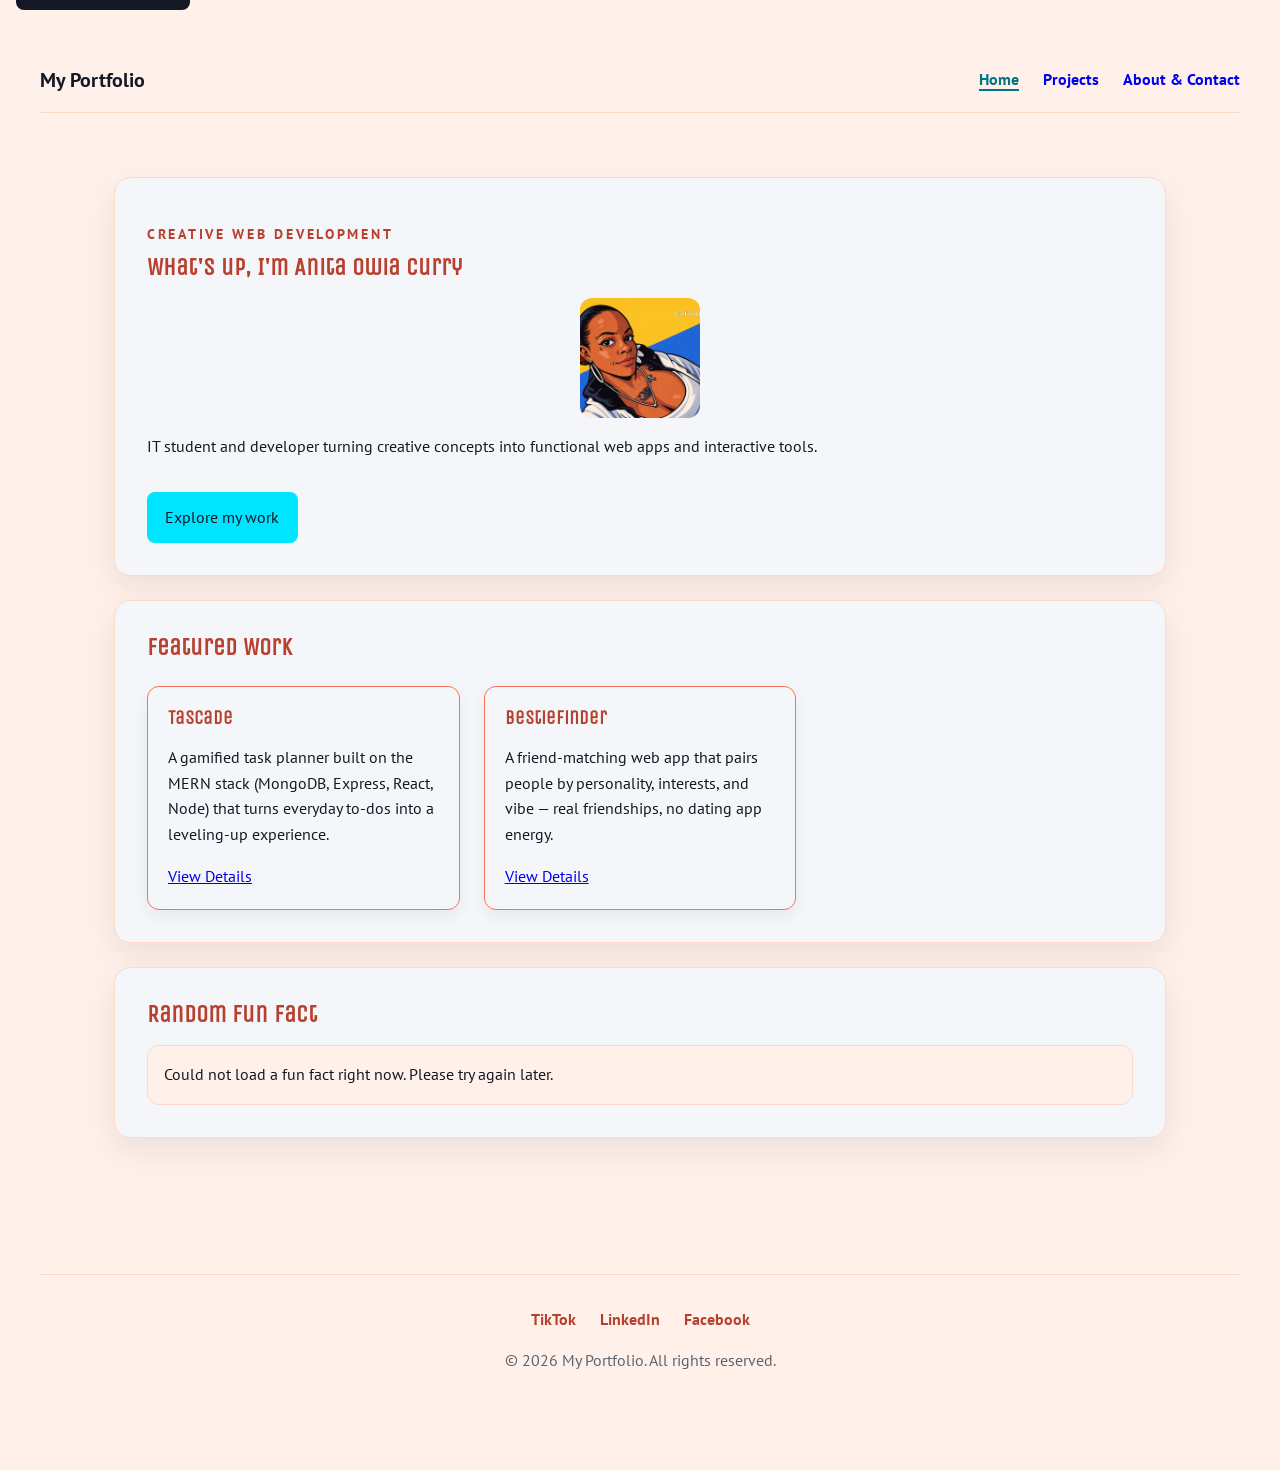
<file: index.html>
<!DOCTYPE html>
<html lang="en">

<head>
    <meta charset="UTF-8">
    <meta name="viewport" content="width=device-width, initial-scale=1.0">
    <title>Home | Anita Owia Curry</title>
    <meta name="description" content="Anita Owia Curry — IT student and developer building web apps, interactive tools, and games.">

    <!-- Google Fonts -->
    <link rel="preconnect" href="https://fonts.googleapis.com">
    <link rel="preconnect" href="https://fonts.gstatic.com" crossorigin>
    <link
        href="https://fonts.googleapis.com/css2?family=PT+Sans:wght@400;700&family=Unica+One&display=swap"
        rel="stylesheet">

    <link rel="stylesheet" href="assets/styles.css">
</head>

<body>
    <a class="skip-link" href="#main-content">Skip to main content</a>

    <header class="site-header">
        <a class="logo" href="index.html">My Portfolio</a>
        <button id="navToggle" class="nav-toggle" aria-expanded="false" aria-controls="navMenu">
            <span aria-hidden="true">☰</span> Menu
        </button>
        <nav aria-label="Main navigation">
            <ul class="nav-list" id="navMenu">
                <li><a href="index.html" aria-current="page">Home</a></li>
                <li><a href="project.html">Projects</a></li>
                <li><a href="about.html">About &amp; Contact</a></li>
            </ul>
        </nav>
    </header>

    <main id="main-content">
        <section class="hero" id="hero">
            <p class="eyebrow">Creative web development</p>
            <h1>What's up, I'm Anita Owia Curry</h1>
            <img src="assets/images/4e77b4ce-998a-4105-82f4-f1fabb789540.png" alt="Profile photo of Anita Owia Curry" class="profile-image">
            <p>IT student and developer turning creative concepts into functional web apps and interactive tools.</p>
            <a class="button-primary" href="project.html">Explore my work</a>
        </section>

        <section class="content-section" id="featured-projects" aria-labelledby="featured-projects-title">
            <h2 id="featured-projects-title" class="section-heading">Featured Work</h2>
            <div class="grid">
                <article class="project-card">
                    <h3>Tascade</h3>
                    <p>A gamified task planner built on the MERN stack (MongoDB, Express, React, Node) that turns
                        everyday to-dos into a leveling-up experience.</p>
                    <a href="project.html">View Details</a>
                </article>

                <article class="project-card">
                    <h3>BestieFinder</h3>
                    <p>A friend-matching web app that pairs people by personality, interests, and vibe — real
                        friendships, no dating app energy.</p>
                    <a href="project.html">View Details</a>
                </article>
            </div>
        </section>

        <section class="content-section" id="fun-fact" aria-labelledby="fun-fact-title">
            <h2 id="fun-fact-title" class="section-heading">Random Fun Fact</h2>
            <div id="funFact" aria-live="polite">Loading a fun fact...</div>
        </section>
    </main>

    <footer class="site-footer">
        <div class="social-links">
            <a href="https://www.tiktok.com/@anitacurry4" target="_blank" rel="noopener noreferrer">TikTok</a>
            <a href="https://www.linkedin.com/in/anita-curry-578299274/" target="_blank" rel="noopener noreferrer">LinkedIn</a>
            <a href="https://www.facebook.com/anita.owia.curry/" target="_blank" rel="noopener noreferrer">Facebook</a>
        </div>
        <p>&copy; 2026 My Portfolio. All rights reserved.</p>
    </footer>

    <script src="assets/interactions.js" defer></script>
</body>

</html>
</file>
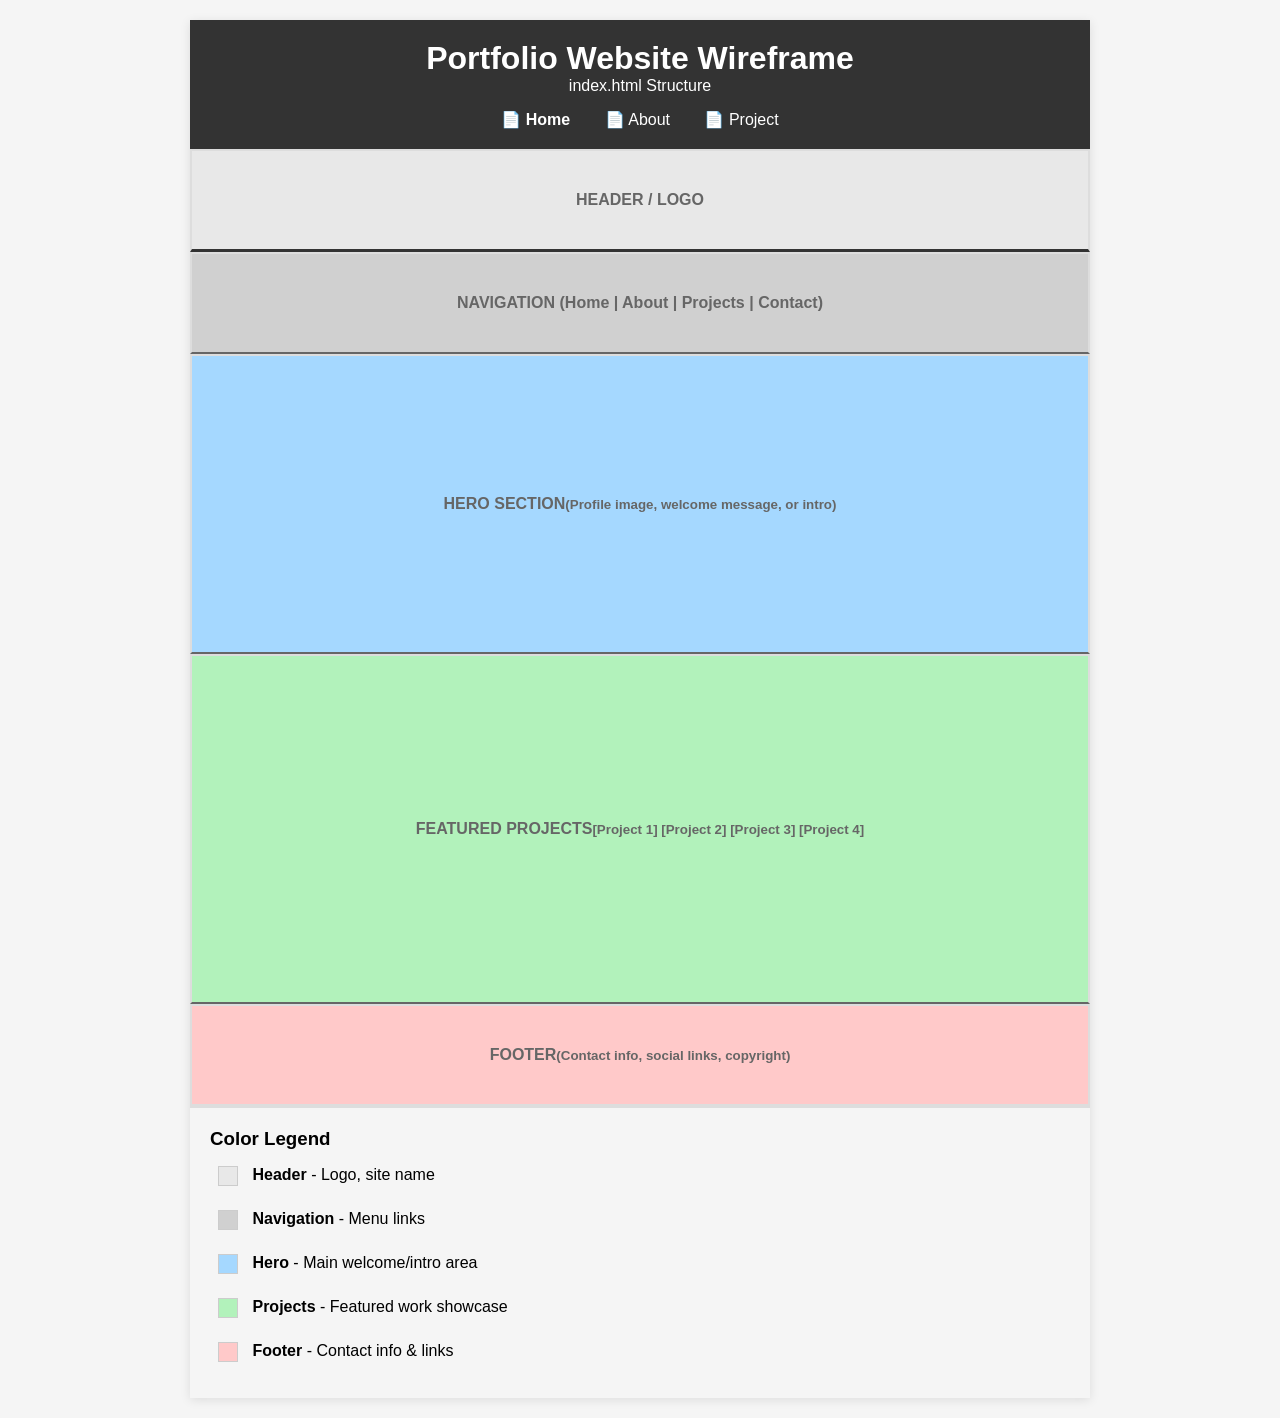
<file: wireframes/index.html>
<!DOCTYPE html>
<html lang="en">
<head>
    <meta charset="UTF-8">
    <meta name="viewport" content="width=device-width, initial-scale=1.0">
    <title>Portfolio Wireframe</title>
    <style>
        * {
            margin: 0;
            padding: 0;
            box-sizing: border-box;
        }

        body {
            font-family: Arial, sans-serif;
            background-color: #f5f5f5;
            padding: 20px;
        }

        .container {
            max-width: 900px;
            margin: 0 auto;
            background-color: white;
            box-shadow: 0 2px 10px rgba(0,0,0,0.1);
        }

        .wireframe-title {
            padding: 20px;
            background-color: #333;
            color: white;
            text-align: center;
        }

        .wireframe-section {
            border: 2px solid #ddd;
            margin: 0;
            padding: 40px 20px;
            background-color: #f9f9f9;
            display: flex;
            align-items: center;
            justify-content: center;
            min-height: 100px;
            color: #666;
            font-weight: bold;
            font-size: 16px;
        }

        .header {
            background-color: #e8e8e8;
            min-height: 80px;
            border-bottom: 3px solid #333;
        }

        .nav {
            background-color: #d0d0d0;
            min-height: 50px;
            border-bottom: 2px solid #666;
        }

        .hero {
            background-color: #a5d8ff;
            min-height: 300px;
            border-bottom: 2px solid #666;
        }

        .projects {
            background-color: #b2f2bb;
            min-height: 350px;
            border-bottom: 2px solid #666;
        }

        .footer {
            background-color: #ffc9c9;
            min-height: 100px;
        }

        .legend {
            padding: 20px;
            background-color: #f5f5f5;
            border-top: 2px solid #ddd;
        }

        .legend-item {
            margin: 8px 0;
            padding: 8px;
        }

        .legend-color {
            display: inline-block;
            width: 20px;
            height: 20px;
            margin-right: 10px;
            vertical-align: middle;
            border: 1px solid #ccc;
        }

        @media print {
            body {
                background-color: white;
                padding: 0;
            }
            .container {
                box-shadow: none;
            }
        }
    </style>
</head>
<body>
    <div class="container">
        <div class="wireframe-title">
            <h1>Portfolio Website Wireframe</h1>
            <p>index.html Structure</p>
            <nav style="margin-top: 15px;">
                <a href="index.html" style="color: white; margin: 0 15px; text-decoration: none; font-weight: bold;">📄 Home</a>
                <a href="about.html" style="color: white; margin: 0 15px; text-decoration: none;">📄 About</a>
                <a href="project.html" style="color: white; margin: 0 15px; text-decoration: none;">📄 Project</a>
            </nav>
        </div>

        <div class="wireframe-section header">
            HEADER / LOGO
        </div>

        <div class="wireframe-section nav">
            NAVIGATION (Home | About | Projects | Contact)
        </div>

        <div class="wireframe-section hero">
            HERO SECTION<br>
            <small>(Profile image, welcome message, or intro)</small>
        </div>

        <div class="wireframe-section projects">
            FEATURED PROJECTS<br>
            <small>[Project 1] [Project 2] [Project 3] [Project 4]</small>
        </div>

        <div class="wireframe-section footer">
            FOOTER<br>
            <small>(Contact info, social links, copyright)</small>
        </div>

        <div class="legend">
            <h3>Color Legend</h3>
            <div class="legend-item">
                <span class="legend-color" style="background-color: #e8e8e8;"></span>
                <strong>Header</strong> - Logo, site name
            </div>
            <div class="legend-item">
                <span class="legend-color" style="background-color: #d0d0d0;"></span>
                <strong>Navigation</strong> - Menu links
            </div>
            <div class="legend-item">
                <span class="legend-color" style="background-color: #a5d8ff;"></span>
                <strong>Hero</strong> - Main welcome/intro area
            </div>
            <div class="legend-item">
                <span class="legend-color" style="background-color: #b2f2bb;"></span>
                <strong>Projects</strong> - Featured work showcase
            </div>
            <div class="legend-item">
                <span class="legend-color" style="background-color: #ffc9c9;"></span>
                <strong>Footer</strong> - Contact info & links
            </div>
        </div>
    </div>
</body>
</html>
</file>
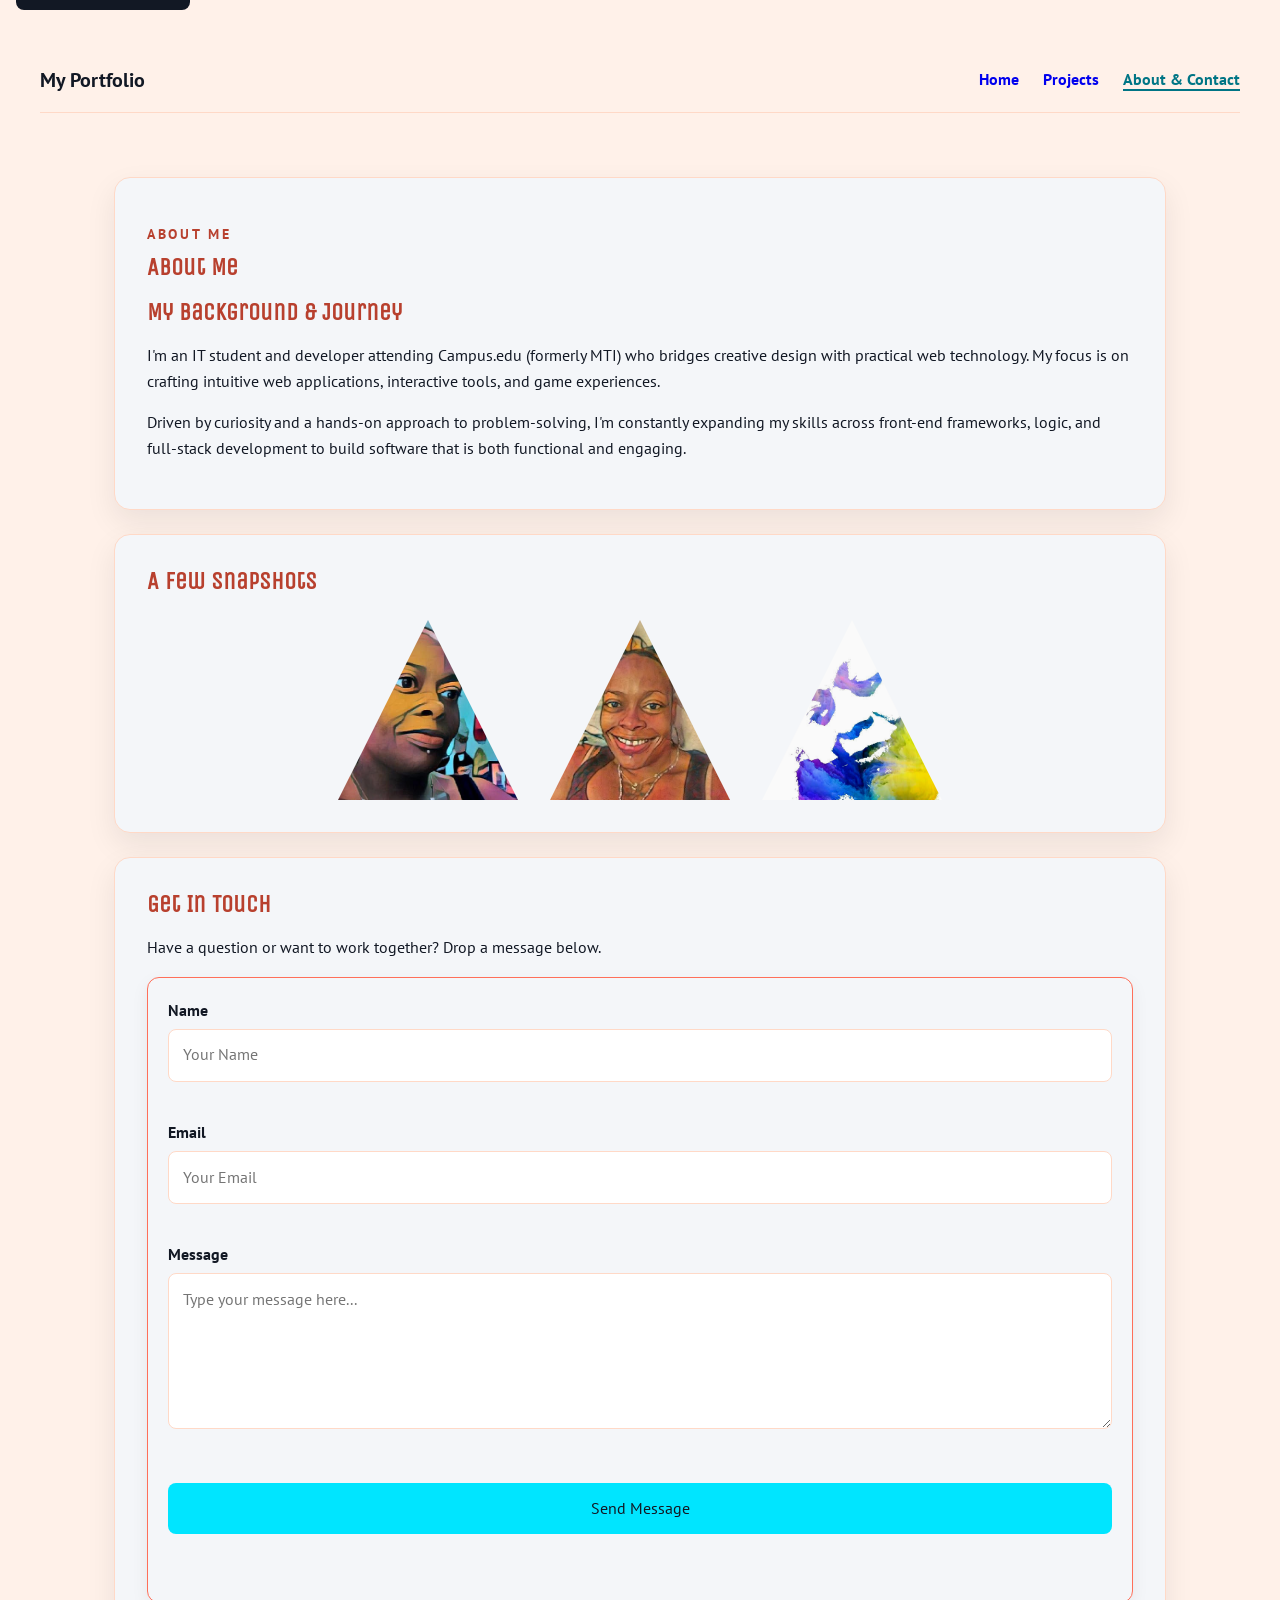
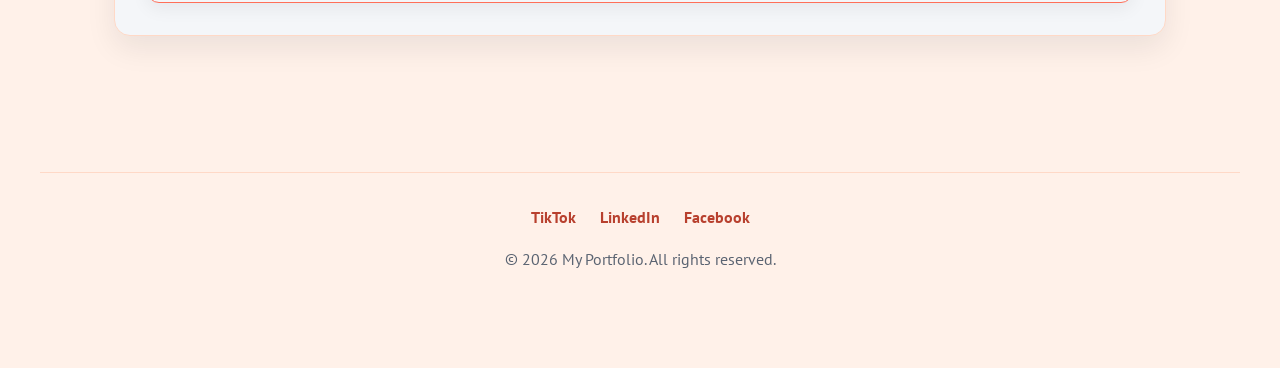
<file: about.html>
<!DOCTYPE html>
<html lang="en">

<head>
    <meta charset="UTF-8">
    <meta name="viewport" content="width=device-width, initial-scale=1.0">
    <title>About &amp; Contact | Anita Owia Curry</title>
    <meta name="description" content="Learn more about Anita Owia Curry and get in touch through the contact form.">

    <!-- Google Fonts -->
    <link rel="preconnect" href="https://fonts.googleapis.com">
    <link rel="preconnect" href="https://fonts.gstatic.com" crossorigin>
    <link
        href="https://fonts.googleapis.com/css2?family=PT+Sans:wght@400;700&family=Unica+One&display=swap"
        rel="stylesheet">

    <link rel="stylesheet" href="assets/styles.css">
</head>

<body>
    <a class="skip-link" href="#main-content">Skip to main content</a>

    <header class="site-header">
        <a class="logo" href="index.html">My Portfolio</a>
        <button id="navToggle" class="nav-toggle" aria-expanded="false" aria-controls="navMenu">
            <span aria-hidden="true">☰</span> Menu
        </button>
        <nav aria-label="Main navigation">
            <ul class="nav-list" id="navMenu">
                <li><a href="index.html">Home</a></li>
                <li><a href="project.html">Projects</a></li>
                <li><a href="about.html" aria-current="page">About &amp; Contact</a></li>
            </ul>
        </nav>
    </header>

    <main id="main-content">
        <section class="content-section" id="about-me" aria-labelledby="about-title">
            <p class="eyebrow">About me</p>
            <h1 id="about-title">About Me</h1>
            <h2>My Background &amp; Journey</h2>
            <p>I'm an IT student and developer attending Campus.edu (formerly MTI) who bridges creative design with
                practical web technology. My focus is on crafting intuitive web applications, interactive tools, and
                game experiences.</p>
            <p>Driven by curiosity and a hands-on approach to problem-solving, I'm constantly expanding my skills
                across front-end frameworks, logic, and full-stack development to build software that is both
                functional and engaging.</p>
        </section>

        <section class="content-section" id="photo-gallery" aria-labelledby="gallery-title">
            <h2 id="gallery-title" class="section-heading">A Few Snapshots</h2>
            <div class="triangle-gallery">
                <img src="assets/images/678dbab3-dba9-4d97-b386-9f5207b8cded.jpg" alt="Photo of Anita Owia Curry, smiling" class="triangle-photo">
                <img src="assets/images/092890f2-d0c1-4c97-96f5-b439ae39a770.jpg" alt="Colorful abstract paint-splash artwork" class="triangle-photo">
                <img src="assets/images/04267b50-14bc-4d51-ab0f-16033aeb2545.jpg" alt="Photo of Anita Owia Curry" class="triangle-photo">
            </div>
        </section>

        <section class="content-section" id="contact" aria-labelledby="contact-title">
            <h2 id="contact-title">Get In Touch</h2>
            <p>Have a question or want to work together? Drop a message below.</p>

            <div class="contact-card">
                <form class="contact-form" id="contactForm" action="https://formspree.io/f/YOUR_FORM_ID"
                    method="post" novalidate>
                    <div class="form-group">
                        <label for="name">Name</label>
                        <input type="text" id="name" name="name" required placeholder="Your Name">
                        <span class="error-msg" id="nameError" role="alert"></span>
                    </div>
                    <div class="form-group">
                        <label for="email">Email</label>
                        <input type="email" id="email" name="email" required placeholder="Your Email">
                        <span class="error-msg" id="emailError" role="alert"></span>
                    </div>
                    <div class="form-group">
                        <label for="message">Message</label>
                        <textarea id="message" name="message" rows="5" required
                            placeholder="Type your message here..."></textarea>
                        <span class="error-msg" id="messageError" role="alert"></span>
                    </div>
                    <button class="button-primary" type="submit">Send Message</button>
                    <p id="formStatus" role="status" aria-live="polite"></p>
                </form>
            </div>
        </section>
    </main>

    <footer class="site-footer">
        <div class="social-links">
            <a href="https://www.tiktok.com/@anitacurry4" target="_blank" rel="noopener noreferrer">TikTok</a>
            <a href="https://www.linkedin.com/in/anita-curry-578299274/" target="_blank" rel="noopener noreferrer">LinkedIn</a>
            <a href="https://www.facebook.com/anita.owia.curry/" target="_blank" rel="noopener noreferrer">Facebook</a>
        </div>
        <p>&copy; 2026 My Portfolio. All rights reserved.</p>
    </footer>

    <script src="assets/interactions.js" defer></script>
</body>

</html>
</file>
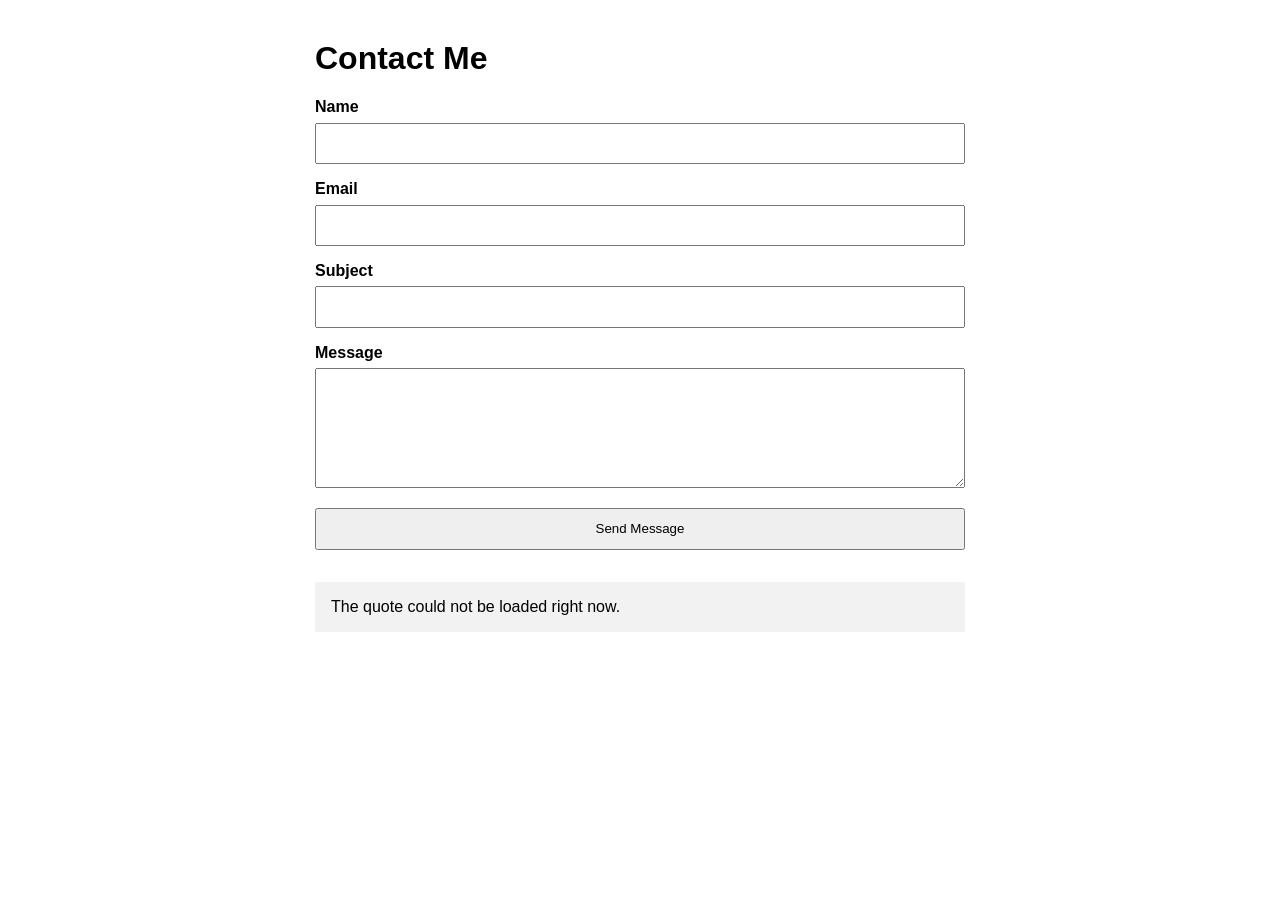
<file: contact-form.html>
<!DOCTYPE html>
<html lang="en">

<head>
    <meta charset="UTF-8">
    <meta name="viewport" content="width=device-width, initial-scale=1.0">
    <title>Contact Form</title>
    <style>
        body {
            font-family: Arial, sans-serif;
            max-width: 650px;
            margin: 40px auto;
            padding: 0 20px;
        }

        .form-group {
            margin-bottom: 1rem;
        }

        label {
            display: block;
            margin-bottom: 0.4rem;
            font-weight: bold;
        }

        input,
        textarea,
        button {
            width: 100%;
            padding: 0.7rem;
            box-sizing: border-box;
        }

        textarea {
            min-height: 120px;
        }

        .error {
            color: #b00020;
            margin-top: 0.3rem;
        }

        .success {
            color: #176b2c;
            margin-top: 1rem;
        }

        #api-result {
            margin-top: 2rem;
            padding: 1rem;
            background: #f2f2f2;
        }
    </style>
</head>

<body>
    <main>
        <h1>Contact Me</h1>

        <form id="contact-form" novalidate>
            <div class="form-group">
                <label for="name">Name</label>
                <input type="text" id="name" name="name" required aria-describedby="name-error">
                <div id="name-error" class="error"></div>
            </div>

            <div class="form-group">
                <label for="email">Email</label>
                <input type="email" id="email" name="email" required aria-describedby="email-error">
                <div id="email-error" class="error"></div>
            </div>

            <div class="form-group">
                <label for="subject">Subject</label>
                <input type="text" id="subject" name="subject" required aria-describedby="subject-error">
                <div id="subject-error" class="error"></div>
            </div>

            <div class="form-group">
                <label for="message">Message</label>
                <textarea id="message" name="message" required aria-describedby="message-error"></textarea>
                <div id="message-error" class="error"></div>
            </div>

            <button type="submit">Send Message</button>
            <div id="form-status" role="status" aria-live="polite"></div>
        </form>

        <section id="api-result" aria-live="polite">
            Loading a motivational quote...
        </section>
    </main>

    <script>
        const form = document.getElementById("contact-form");
        const statusMessage = document.getElementById("form-status");
        const fields = ["name", "email", "subject", "message"];

        function showError(field, message) {
            document.getElementById(`${field}-error`).textContent = message;
        }

        function clearError(field) {
            document.getElementById(`${field}-error`).textContent = "";
        }

        fields.forEach((field) => {
            document.getElementById(field).addEventListener("input", () => {
                clearError(field);
                statusMessage.textContent = "";
            });
        });

        form.addEventListener("submit", (event) => {
            event.preventDefault();

            let isValid = true;

            fields.forEach((field) => {
                const input = document.getElementById(field);

                if (!input.value.trim()) {
                    showError(field, "This field is required.");
                    isValid = false;
                }
            });

            const email = document.getElementById("email");

            if (email.value.trim() && !email.value.includes("@")) {
                showError("email", "Please enter a valid email address.");
                isValid = false;
            }

            if (!isValid) {
                statusMessage.textContent = "Please correct the errors above.";
                statusMessage.className = "error";
                return;
            }

            statusMessage.textContent = "Your message has been submitted successfully.";
            statusMessage.className = "success";
            form.reset();
        });

        fetch("https://api.quotable.io/random")
            .then((response) => {
                if (!response.ok) {
                    throw new Error("Unable to load quote.");
                }
                return response.json();
            })
            .then((data) => {
                document.getElementById("api-result").textContent =
                    `"${data.content}" — ${data.author}`;
            })
            .catch(() => {
                document.getElementById("api-result").textContent =
                    "The quote could not be loaded right now.";
            });
    </script>
</body>

</html>
</file>
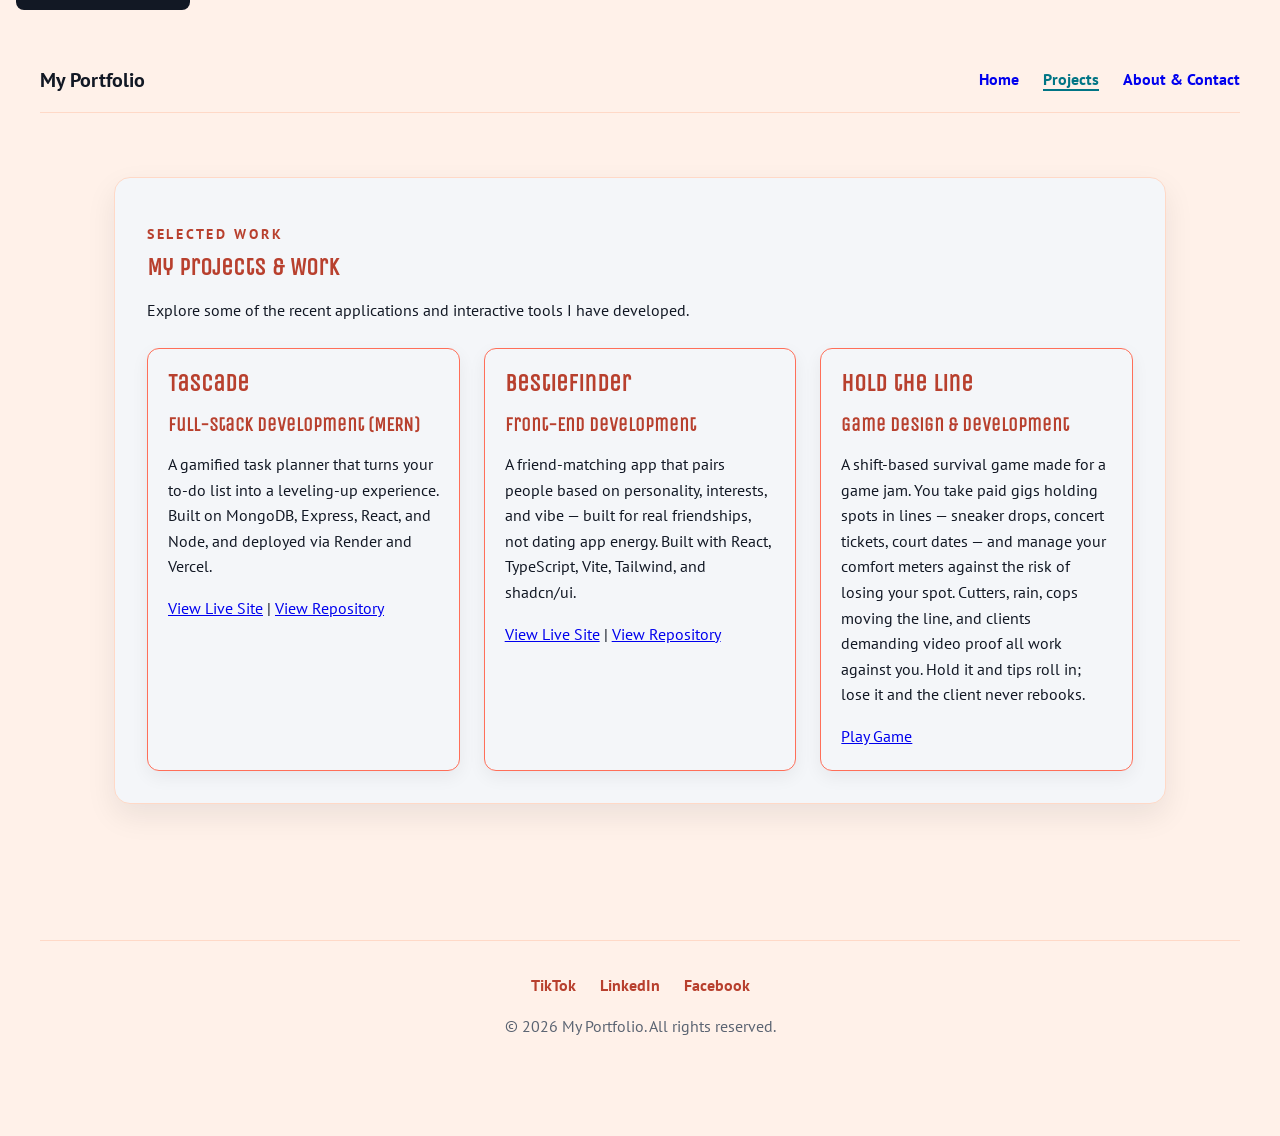
<file: project.html>
<!DOCTYPE html>
<html lang="en">

<head>
    <meta charset="UTF-8">
    <meta name="viewport" content="width=device-width, initial-scale=1.0">
    <title>Projects | Anita Owia Curry</title>
    <meta name="description" content="Browse featured projects from Anita Owia Curry's portfolio.">

    <!-- Google Fonts -->
    <link rel="preconnect" href="https://fonts.googleapis.com">
    <link rel="preconnect" href="https://fonts.gstatic.com" crossorigin>
    <link
        href="https://fonts.googleapis.com/css2?family=PT+Sans:wght@400;700&family=Unica+One&display=swap"
        rel="stylesheet">

    <link rel="stylesheet" href="assets/styles.css">
</head>

<body>
    <a class="skip-link" href="#main-content">Skip to main content</a>

    <header class="site-header">
        <a class="logo" href="index.html">My Portfolio</a>
        <button id="navToggle" class="nav-toggle" aria-expanded="false" aria-controls="navMenu">
            <span aria-hidden="true">☰</span> Menu
        </button>
        <nav aria-label="Main navigation">
            <ul class="nav-list" id="navMenu">
                <li><a href="index.html">Home</a></li>
                <li><a href="project.html" aria-current="page">Projects</a></li>
                <li><a href="about.html">About &amp; Contact</a></li>
            </ul>
        </nav>
    </header>

    <main id="main-content">
        <section class="content-section" id="projects-gallery" aria-labelledby="projects-title">
            <p class="eyebrow">Selected work</p>
            <h1 id="projects-title">My Projects &amp; Work</h1>
            <p>Explore some of the recent applications and interactive tools I have developed.</p>

            <div class="grid">
                <article class="project-item">
                    <h2>Tascade</h2>
                    <h3>Full-Stack Development (MERN)</h3>
                    <p>A gamified task planner that turns your to-do list into a leveling-up experience. Built on
                        MongoDB, Express, React, and Node, and deployed via Render and Vercel.</p>
                    <a href="https://tascade-tawny.vercel.app/">View Live Site</a>
                    <span aria-hidden="true"> | </span>
                    <a href="https://github.com/KharmaIzReal/Tascade">View Repository</a>
                </article>

                <article class="project-item">
                    <h2>BestieFinder</h2>
                    <h3>Front-End Development</h3>
                    <p>A friend-matching app that pairs people based on personality, interests, and vibe — built for
                        real friendships, not dating app energy. Built with React, TypeScript, Vite, Tailwind, and
                        shadcn/ui.</p>
                    <a href="https://your-bestie-delta.vercel.app">View Live Site</a>
                    <span aria-hidden="true"> | </span>
                    <a href="https://github.com/KharmaIzReal/your-bestie">View Repository</a>
                </article>

                <article class="project-item">
                    <h2>Hold the Line</h2>
                    <h3>Game Design &amp; Development</h3>
                    <p>A shift-based survival game made for a game jam. You take paid gigs holding spots in lines —
                        sneaker drops, concert tickets, court dates — and manage your comfort meters against the risk
                        of losing your spot. Cutters, rain, cops moving the line, and clients demanding video proof
                        all work against you. Hold it and tips roll in; lose it and the client never rebooks.</p>
                    <a href="https://run.world/bravetoucan8843/september-jam-bare-bones">Play Game</a>
                </article>
            </div>
        </section>
    </main>

    <footer class="site-footer">
        <div class="social-links">
            <a href="https://www.tiktok.com/@anitacurry4" target="_blank" rel="noopener noreferrer">TikTok</a>
            <a href="https://www.linkedin.com/in/anita-curry-578299274/" target="_blank" rel="noopener noreferrer">LinkedIn</a>
            <a href="https://www.facebook.com/anita.owia.curry/" target="_blank" rel="noopener noreferrer">Facebook</a>
        </div>
        <p>&copy; 2026 My Portfolio. All rights reserved.</p>
    </footer>

    <script src="assets/interactions.js" defer></script>
</body>

</html>
</file>
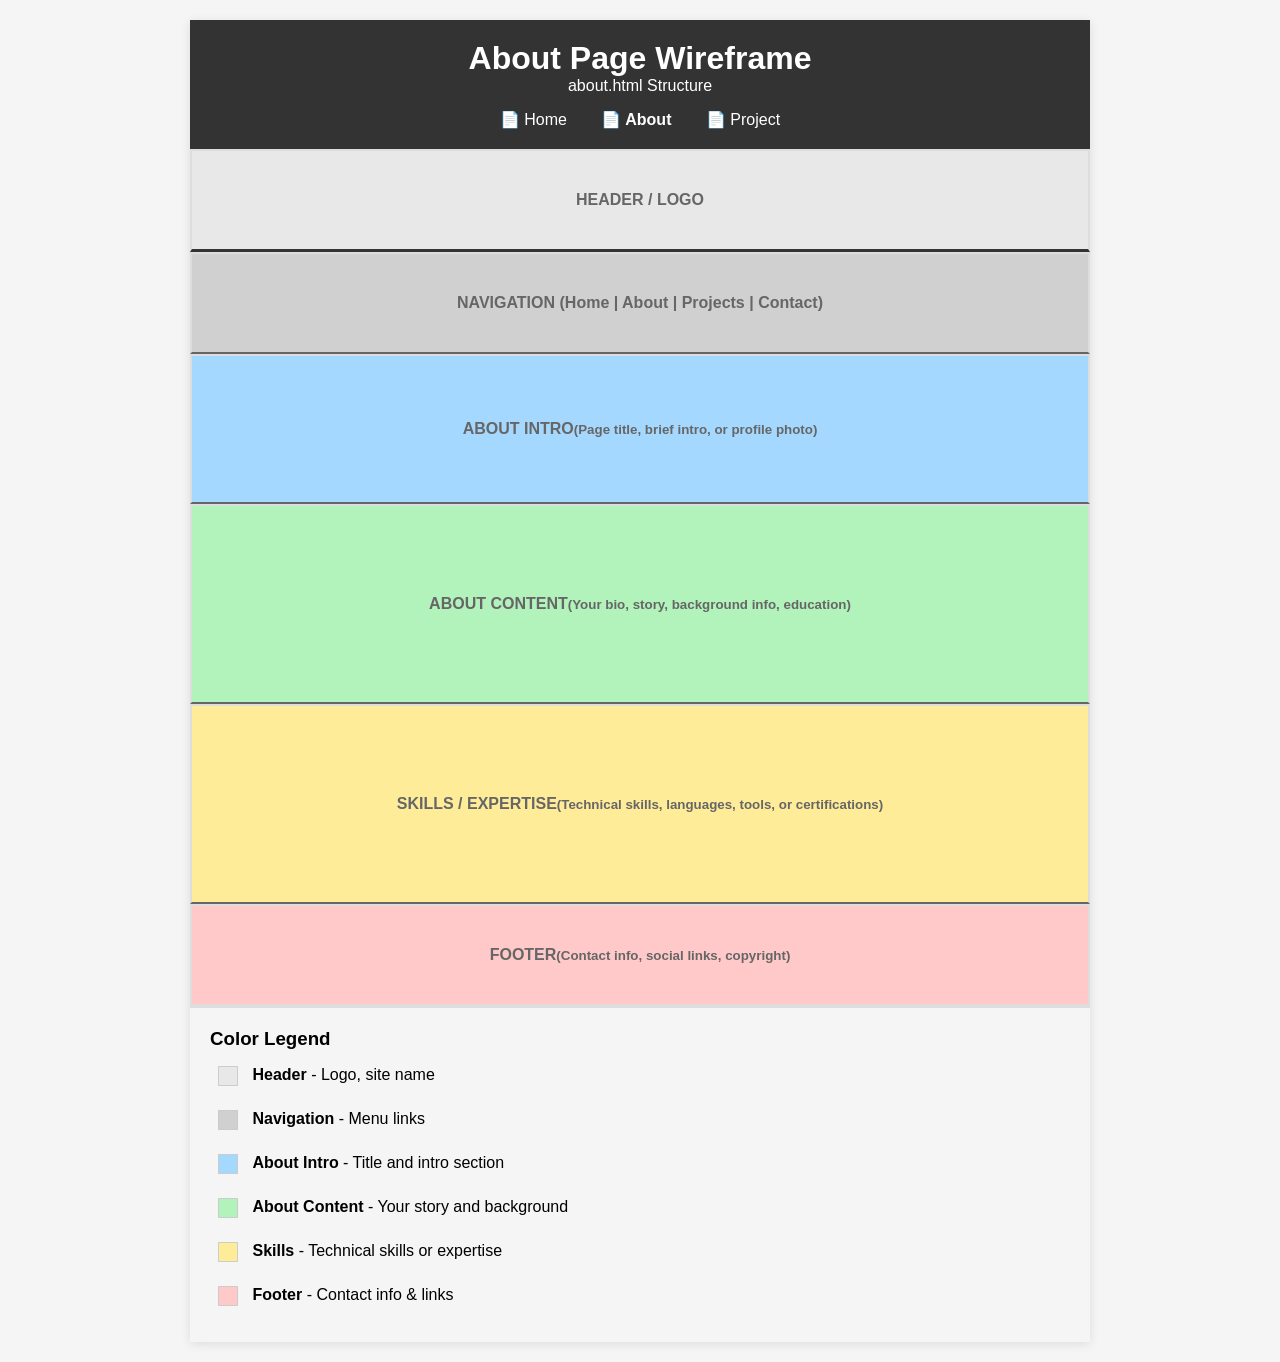
<file: wireframes/about.html>
<!DOCTYPE html>
<html lang="en">
<head>
    <meta charset="UTF-8">
    <meta name="viewport" content="width=device-width, initial-scale=1.0">
    <title>About Page Wireframe</title>
    <style>
        * {
            margin: 0;
            padding: 0;
            box-sizing: border-box;
        }

        body {
            font-family: Arial, sans-serif;
            background-color: #f5f5f5;
            padding: 20px;
        }

        .container {
            max-width: 900px;
            margin: 0 auto;
            background-color: white;
            box-shadow: 0 2px 10px rgba(0,0,0,0.1);
        }

        .wireframe-title {
            padding: 20px;
            background-color: #333;
            color: white;
            text-align: center;
        }

        .wireframe-section {
            border: 2px solid #ddd;
            margin: 0;
            padding: 40px 20px;
            background-color: #f9f9f9;
            display: flex;
            align-items: center;
            justify-content: center;
            min-height: 100px;
            color: #666;
            font-weight: bold;
            font-size: 16px;
        }

        .header {
            background-color: #e8e8e8;
            min-height: 80px;
            border-bottom: 3px solid #333;
        }

        .nav {
            background-color: #d0d0d0;
            min-height: 50px;
            border-bottom: 2px solid #666;
        }

        .about-intro {
            background-color: #a5d8ff;
            min-height: 150px;
            border-bottom: 2px solid #666;
        }

        .about-content {
            background-color: #b2f2bb;
            min-height: 200px;
            border-bottom: 2px solid #666;
        }

        .skills {
            background-color: #ffec99;
            min-height: 200px;
            border-bottom: 2px solid #666;
        }

        .footer {
            background-color: #ffc9c9;
            min-height: 100px;
        }

        .legend {
            padding: 20px;
            background-color: #f5f5f5;
            border-top: 2px solid #ddd;
        }

        .legend-item {
            margin: 8px 0;
            padding: 8px;
        }

        .legend-color {
            display: inline-block;
            width: 20px;
            height: 20px;
            margin-right: 10px;
            vertical-align: middle;
            border: 1px solid #ccc;
        }
    </style>
</head>
<body>
    <div class="container">
        <div class="wireframe-title">
            <h1>About Page Wireframe</h1>
            <p>about.html Structure</p>
            <nav style="margin-top: 15px;">
                <a href="index.html" style="color: white; margin: 0 15px; text-decoration: none;">📄 Home</a>
                <a href="about.html" style="color: white; margin: 0 15px; text-decoration: none; font-weight: bold;">📄 About</a>
                <a href="project.html" style="color: white; margin: 0 15px; text-decoration: none;">📄 Project</a>
            </nav>
        </div>

        <div class="wireframe-section header">
            HEADER / LOGO
        </div>

        <div class="wireframe-section nav">
            NAVIGATION (Home | About | Projects | Contact)
        </div>

        <div class="wireframe-section about-intro">
            ABOUT INTRO<br>
            <small>(Page title, brief intro, or profile photo)</small>
        </div>

        <div class="wireframe-section about-content">
            ABOUT CONTENT<br>
            <small>(Your bio, story, background info, education)</small>
        </div>

        <div class="wireframe-section skills">
            SKILLS / EXPERTISE<br>
            <small>(Technical skills, languages, tools, or certifications)</small>
        </div>

        <div class="wireframe-section footer">
            FOOTER<br>
            <small>(Contact info, social links, copyright)</small>
        </div>

        <div class="legend">
            <h3>Color Legend</h3>
            <div class="legend-item">
                <span class="legend-color" style="background-color: #e8e8e8;"></span>
                <strong>Header</strong> - Logo, site name
            </div>
            <div class="legend-item">
                <span class="legend-color" style="background-color: #d0d0d0;"></span>
                <strong>Navigation</strong> - Menu links
            </div>
            <div class="legend-item">
                <span class="legend-color" style="background-color: #a5d8ff;"></span>
                <strong>About Intro</strong> - Title and intro section
            </div>
            <div class="legend-item">
                <span class="legend-color" style="background-color: #b2f2bb;"></span>
                <strong>About Content</strong> - Your story and background
            </div>
            <div class="legend-item">
                <span class="legend-color" style="background-color: #ffec99;"></span>
                <strong>Skills</strong> - Technical skills or expertise
            </div>
            <div class="legend-item">
                <span class="legend-color" style="background-color: #ffc9c9;"></span>
                <strong>Footer</strong> - Contact info & links
            </div>
        </div>
    </div>
</body>
</html>
</file>
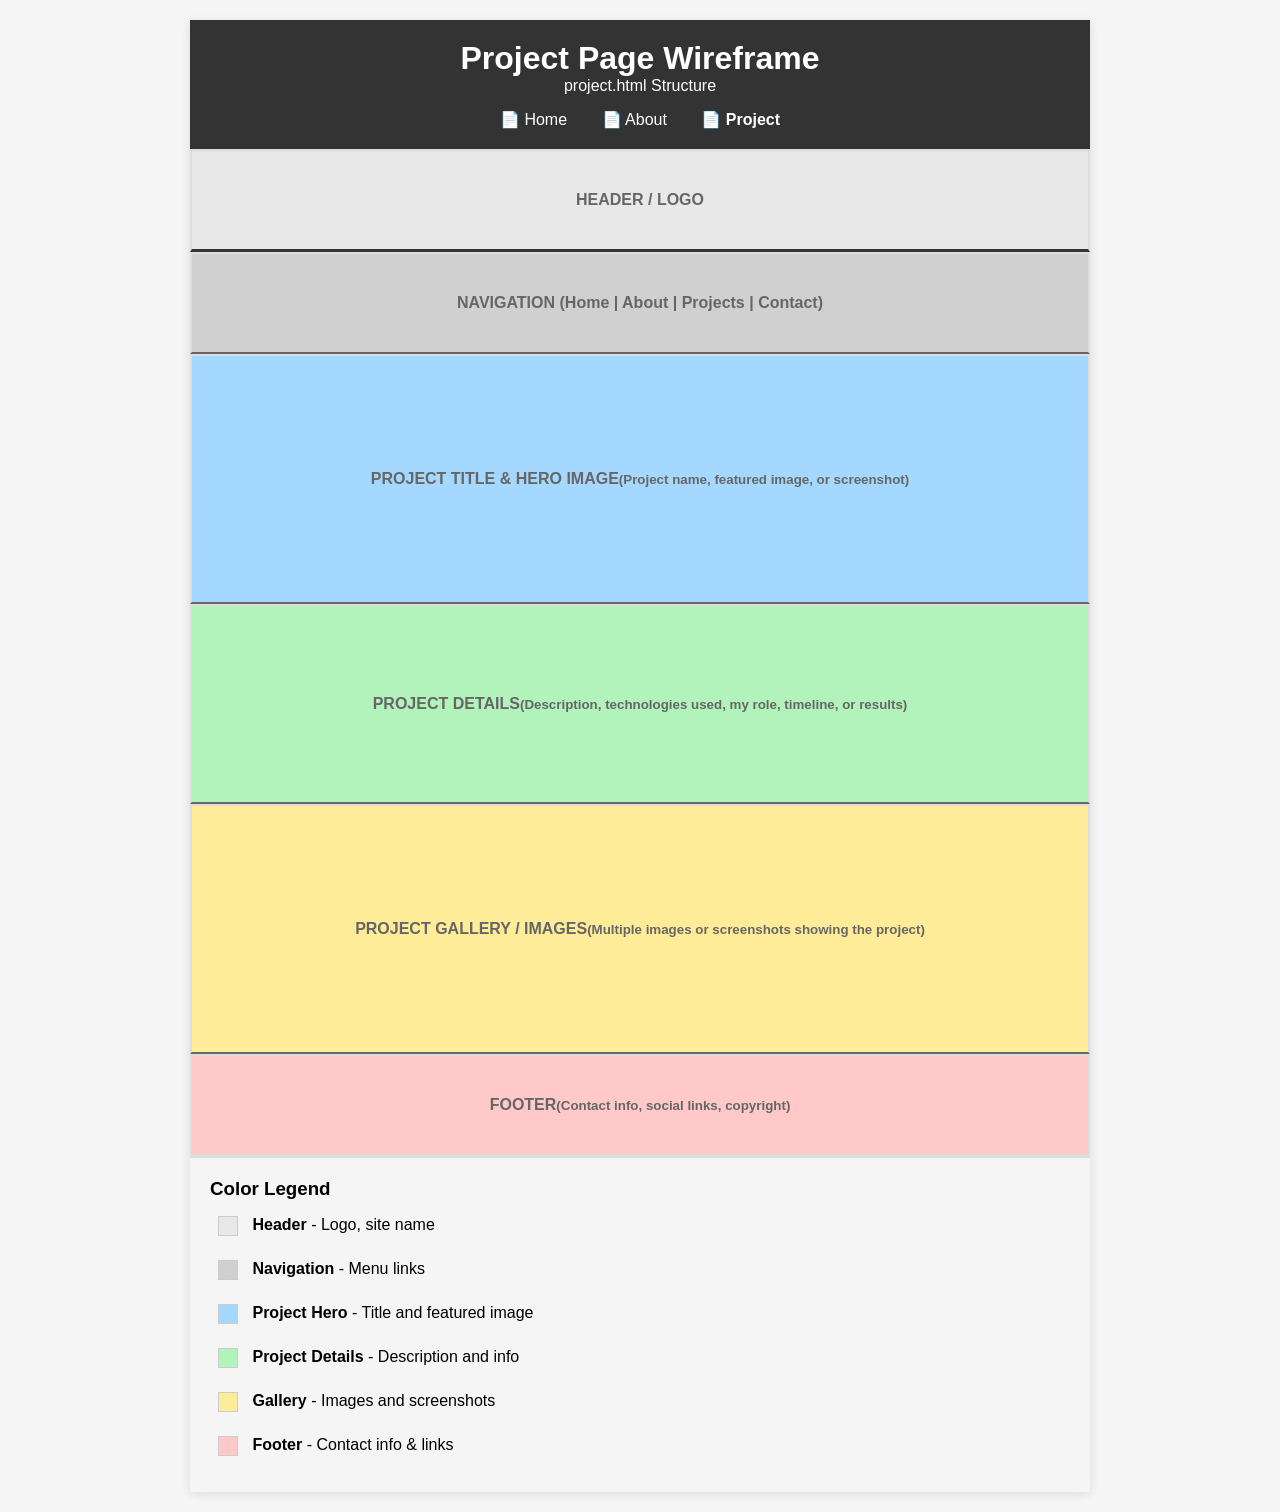
<file: wireframes/project.html>
<!DOCTYPE html>
<html lang="en">
<head>
    <meta charset="UTF-8">
    <meta name="viewport" content="width=device-width, initial-scale=1.0">
    <title>Project Page Wireframe</title>
    <style>
        * {
            margin: 0;
            padding: 0;
            box-sizing: border-box;
        }

        body {
            font-family: Arial, sans-serif;
            background-color: #f5f5f5;
            padding: 20px;
        }

        .container {
            max-width: 900px;
            margin: 0 auto;
            background-color: white;
            box-shadow: 0 2px 10px rgba(0,0,0,0.1);
        }

        .wireframe-title {
            padding: 20px;
            background-color: #333;
            color: white;
            text-align: center;
        }

        .wireframe-section {
            border: 2px solid #ddd;
            margin: 0;
            padding: 40px 20px;
            background-color: #f9f9f9;
            display: flex;
            align-items: center;
            justify-content: center;
            min-height: 100px;
            color: #666;
            font-weight: bold;
            font-size: 16px;
        }

        .header {
            background-color: #e8e8e8;
            min-height: 80px;
            border-bottom: 3px solid #333;
        }

        .nav {
            background-color: #d0d0d0;
            min-height: 50px;
            border-bottom: 2px solid #666;
        }

        .project-hero {
            background-color: #a5d8ff;
            min-height: 250px;
            border-bottom: 2px solid #666;
        }

        .project-details {
            background-color: #b2f2bb;
            min-height: 200px;
            border-bottom: 2px solid #666;
        }

        .project-gallery {
            background-color: #ffec99;
            min-height: 250px;
            border-bottom: 2px solid #666;
        }

        .footer {
            background-color: #ffc9c9;
            min-height: 100px;
        }

        .legend {
            padding: 20px;
            background-color: #f5f5f5;
            border-top: 2px solid #ddd;
        }

        .legend-item {
            margin: 8px 0;
            padding: 8px;
        }

        .legend-color {
            display: inline-block;
            width: 20px;
            height: 20px;
            margin-right: 10px;
            vertical-align: middle;
            border: 1px solid #ccc;
        }
    </style>
</head>
<body>
    <div class="container">
        <div class="wireframe-title">
            <h1>Project Page Wireframe</h1>
            <p>project.html Structure</p>
            <nav style="margin-top: 15px;">
                <a href="index.html" style="color: white; margin: 0 15px; text-decoration: none;">📄 Home</a>
                <a href="about.html" style="color: white; margin: 0 15px; text-decoration: none;">📄 About</a>
                <a href="project.html" style="color: white; margin: 0 15px; text-decoration: none; font-weight: bold;">📄 Project</a>
            </nav>
        </div>

        <div class="wireframe-section header">
            HEADER / LOGO
        </div>

        <div class="wireframe-section nav">
            NAVIGATION (Home | About | Projects | Contact)
        </div>

        <div class="wireframe-section project-hero">
            PROJECT TITLE & HERO IMAGE<br>
            <small>(Project name, featured image, or screenshot)</small>
        </div>

        <div class="wireframe-section project-details">
            PROJECT DETAILS<br>
            <small>(Description, technologies used, my role, timeline, or results)</small>
        </div>

        <div class="wireframe-section project-gallery">
            PROJECT GALLERY / IMAGES<br>
            <small>(Multiple images or screenshots showing the project)</small>
        </div>

        <div class="wireframe-section footer">
            FOOTER<br>
            <small>(Contact info, social links, copyright)</small>
        </div>

        <div class="legend">
            <h3>Color Legend</h3>
            <div class="legend-item">
                <span class="legend-color" style="background-color: #e8e8e8;"></span>
                <strong>Header</strong> - Logo, site name
            </div>
            <div class="legend-item">
                <span class="legend-color" style="background-color: #d0d0d0;"></span>
                <strong>Navigation</strong> - Menu links
            </div>
            <div class="legend-item">
                <span class="legend-color" style="background-color: #a5d8ff;"></span>
                <strong>Project Hero</strong> - Title and featured image
            </div>
            <div class="legend-item">
                <span class="legend-color" style="background-color: #b2f2bb;"></span>
                <strong>Project Details</strong> - Description and info
            </div>
            <div class="legend-item">
                <span class="legend-color" style="background-color: #ffec99;"></span>
                <strong>Gallery</strong> - Images and screenshots
            </div>
            <div class="legend-item">
                <span class="legend-color" style="background-color: #ffc9c9;"></span>
                <strong>Footer</strong> - Contact info & links
            </div>
        </div>
    </div>
</body>
</html>
</file>
<file: assets/styles.css>
:root {
  --bg-color: #fff1e9;
  --surface-color: #f4f6f9;
  --text-main: #121824;
  --text-muted: #5b6472;
  --primary: #ff6f59;
  --primary-hover: #e85a45;
  --primary-text: #b8402e;
  --accent: #00e5ff;
  --accent-hover: #00b8cc;
  --accent-text: #007585;
  --error: #c0392b;
  --border: #ffd9c7;
  --space-8: 8px;
  --space-16: 16px;
  --space-24: 24px;
  --space-32: 32px;
  --space-48: 48px;
  --space-64: 64px;
  --font-heading: 'Unica One', sans-serif;
  --font-body: 'PT Sans', sans-serif;
  --shadow: 0 12px 30px rgba(15, 23, 42, 0.08);
}

* {
  box-sizing: border-box;
}

html {
  scroll-behavior: smooth;
}

body {
  margin: 0;
  background-color: var(--bg-color);
  color: var(--text-main);
  font-family: var(--font-body);
  line-height: 1.6;
  padding: var(--space-16);
}

img {
  max-width: 100%;
  display: block;
}

h1,
h2,
h3 {
  font-family: var(--font-heading);
  line-height: 1.2;
  margin-top: 0;
  margin-bottom: var(--space-16);
  color: var(--primary-text);
}
  margin-bottom: var(--space-16);
}

a {
  color: var(--primary-text);
  text-decoration: none;
}

a:hover {
  text-decoration: underline;
}

a:focus-visible,
button:focus-visible,
input:focus-visible,
textarea:focus-visible {
  outline: 3px solid #f59e0b;
  outline-offset: 3px;
}

.skip-link {
  position: absolute;
  top: -40px;
  left: 1rem;
  background: var(--text-main);
  color: #fff;
  padding: 0.75rem 1rem;
  z-index: 1000;
  text-decoration: none;
  border-radius: 0 0 0.5rem 0.5rem;
}

.skip-link:focus {
  top: 0;
}

#main-header,
.site-header {
  display: flex;
  justify-content: space-between;
  align-items: center;
  padding: var(--space-16) 0;
  border-bottom: 1px solid var(--border);
  margin-bottom: var(--space-32);
  flex-wrap: wrap;
  gap: 1rem;
  position: relative;
}

#main-footer,
.site-footer {
  text-align: center;
  padding: var(--space-32) 0;
  margin-top: var(--space-48);
  border-top: 1px solid var(--border);
  color: var(--text-muted);
}

.social-links {
  display: flex;
  justify-content: center;
  gap: var(--space-24);
  margin-bottom: var(--space-16);
  flex-wrap: wrap;
}

.social-links a {
  color: var(--primary-text);
  font-weight: 700;
  text-decoration: none;
}

.social-links a:hover {
  color: var(--accent-text);
  text-decoration: underline;
}

.logo {
  color: var(--text-main);
  font-size: 1.25rem;
  font-weight: 700;
  text-decoration: none;
}

/* ===== Nav toggle (hamburger) ===== */
.nav-toggle {
  display: inline-block;
  background: var(--surface-color);
  border: 1px solid var(--border);
  color: var(--text-main);
  font-size: 1rem;
  font-weight: 600;
  padding: 0.5rem 0.9rem;
  border-radius: 0.5rem;
  cursor: pointer;
}

.nav-toggle:hover {
  background: var(--bg-color);
}

.nav-list {
  display: none;
  flex-direction: column;
  list-style: none;
  gap: var(--space-16);
  margin: 0;
  padding: 0;
  width: 100%;
}

.nav-list.open {
  display: flex;
}

.nav-list a {
  text-decoration: none;
  font-weight: 600;
}

.nav-list a[aria-current="page"] {
  color: var(--accent-text);
  border-bottom: 2px solid var(--accent-text);
}

main {
  max-width: 1100px;
  margin: 0 auto;
  padding: 2rem 1.5rem 4rem;
}

.hero,
.content-section,
.hero-section {
  background: var(--surface-color);
  border: 1px solid var(--border);
  border-radius: 1rem;
  padding: 2rem;
  margin-bottom: 1.5rem;
  box-shadow: var(--shadow);
}

.eyebrow {
  text-transform: uppercase;
  letter-spacing: 0.2em;
  font-size: 0.85rem;
  font-weight: 700;
  color: var(--primary-text);
  margin-bottom: 0.5rem;
}

.profile-image {
  width: 120px;
  height: 120px;
  object-fit: cover;
  border-radius: 0.75rem;
  margin: var(--space-16) auto;
  display: block;
}

.hero-photo {
  width: 160px;
  height: 160px;
  object-fit: cover;
  border-radius: 50%;
  border: 3px solid var(--primary);
  margin-bottom: var(--space-16);
}

.triangle-gallery {
  display: flex;
  justify-content: center;
  align-items: flex-start;
  gap: var(--space-32);
  flex-wrap: wrap;
  margin-top: var(--space-24);
}

.triangle-photo {
  width: 180px;
  height: 180px;
  object-fit: cover;
  clip-path: polygon(50% 0%, 0% 100%, 100% 100%);
}

.section-heading {
  margin-bottom: 1rem;
}

.project-grid,
.grid {
  display: grid;
  grid-template-columns: 1fr;
  gap: var(--space-24);
  margin-top: var(--space-24);
}

.card,
.project-card,
.project-item,
.contact-card {
  background-color: var(--surface-color);
  border: 1px solid var(--primary);
  border-radius: 0.75rem;
  padding: 1.25rem;
  box-shadow: 0 6px 18px rgba(18, 24, 36, 0.06);
}

.btn-primary,
.button-primary {
  display: inline-block;
  background-color: var(--accent);
  color: var(--text-main);
  padding: 0.8rem 1.15rem;
  border-radius: 0.5rem;
  text-decoration: none;
  font-weight: 700;
  margin-top: 1rem;
  border: none;
  cursor: pointer;
  font: inherit;
}

.btn-primary:hover,
.button-primary:hover {
  background-color: var(--accent-hover);
  color: var(--text-main);
  text-decoration: none;
}

.contact-form {
  display: grid;
  gap: 1rem;
}

.form-group {
  display: grid;
  gap: 0.35rem;
}

label {
  font-weight: 600;
}

input,
textarea {
  width: 100%;
  padding: 0.8rem 0.9rem;
  border: 1px solid var(--border);
  border-radius: 0.5rem;
  font: inherit;
}

/* ===== Form validation states ===== */
input[aria-invalid="true"],
textarea[aria-invalid="true"] {
  border-color: var(--error);
}

.error-msg {
  color: var(--error);
  font-size: 0.85rem;
  min-height: 1.2em;
}

#formStatus {
  font-weight: 600;
}

/* ===== Fun fact box ===== */
#funFact {
  padding: 1rem;
  background: var(--bg-color);
  border: 1px solid var(--border);
  border-radius: 0.75rem;
}

@media (min-width: 768px) {
  body {
    padding: var(--space-32);
  }

  .project-grid,
  .grid {
    grid-template-columns: repeat(2, 1fr);
  }

  .nav-toggle {
    display: none;
  }

  .nav-list,
  .nav-list.open {
    display: flex;
    flex-direction: row;
    gap: var(--space-24);
    width: auto;
  }
}

@media (min-width: 1200px) {
  body {
    max-width: 1200px;
    margin: 0 auto;
    padding: var(--space-48) 0;
  }

  .project-grid,
  .grid {
    grid-template-columns: repeat(3, 1fr);
  }
}

@media (max-width: 640px) {
  .site-header {
    padding: 1rem;
  }

  main {
    padding: 1rem 1rem 2.5rem;
  }

  .hero,
  .content-section,
  .hero-section {
    padding: 1.25rem;
  }
}
</file>
